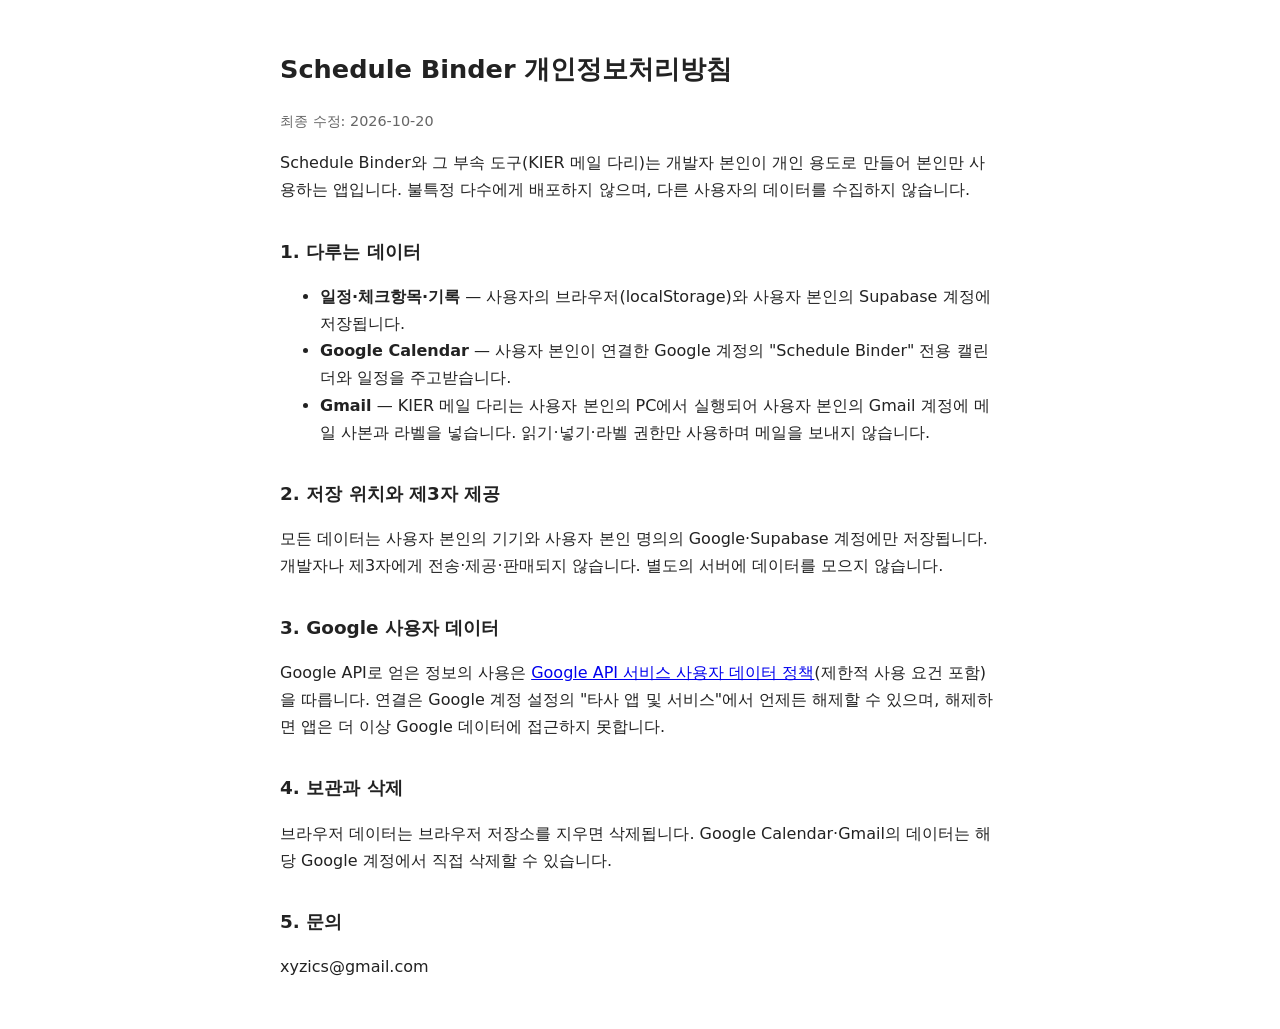
<file: privacy.html>
<!doctype html>
<html lang="ko">
<head>
  <meta charset="utf-8">
  <meta name="viewport" content="width=device-width, initial-scale=1">
  <title>Schedule Binder — 개인정보처리방침</title>
  <style>
    body { font-family: "Pretendard Variable", Pretendard, "Malgun Gothic", system-ui, sans-serif; max-width: 720px; margin: 48px auto; padding: 0 20px; line-height: 1.7; color: #222; }
    h1 { font-size: 1.6rem; } h2 { font-size: 1.15rem; margin-top: 2rem; }
    p, li { font-size: 1rem; } .muted { color: #666; font-size: .9rem; }
  </style>
</head>
<body>
  <h1>Schedule Binder 개인정보처리방침</h1>
  <p class="muted">최종 수정: 2026-10-20</p>

  <p>Schedule Binder와 그 부속 도구(KIER 메일 다리)는 개발자 본인이 개인 용도로 만들어 본인만 사용하는 앱입니다. 불특정 다수에게 배포하지 않으며, 다른 사용자의 데이터를 수집하지 않습니다.</p>

  <h2>1. 다루는 데이터</h2>
  <ul>
    <li><strong>일정·체크항목·기록</strong> — 사용자의 브라우저(localStorage)와 사용자 본인의 Supabase 계정에 저장됩니다.</li>
    <li><strong>Google Calendar</strong> — 사용자 본인이 연결한 Google 계정의 "Schedule Binder" 전용 캘린더와 일정을 주고받습니다.</li>
    <li><strong>Gmail</strong> — KIER 메일 다리는 사용자 본인의 PC에서 실행되어 사용자 본인의 Gmail 계정에 메일 사본과 라벨을 넣습니다. 읽기·넣기·라벨 권한만 사용하며 메일을 보내지 않습니다.</li>
  </ul>

  <h2>2. 저장 위치와 제3자 제공</h2>
  <p>모든 데이터는 사용자 본인의 기기와 사용자 본인 명의의 Google·Supabase 계정에만 저장됩니다. 개발자나 제3자에게 전송·제공·판매되지 않습니다. 별도의 서버에 데이터를 모으지 않습니다.</p>

  <h2>3. Google 사용자 데이터</h2>
  <p>Google API로 얻은 정보의 사용은 <a href="https://developers.google.com/terms/api-services-user-data-policy">Google API 서비스 사용자 데이터 정책</a>(제한적 사용 요건 포함)을 따릅니다. 연결은 Google 계정 설정의 "타사 앱 및 서비스"에서 언제든 해제할 수 있으며, 해제하면 앱은 더 이상 Google 데이터에 접근하지 못합니다.</p>

  <h2>4. 보관과 삭제</h2>
  <p>브라우저 데이터는 브라우저 저장소를 지우면 삭제됩니다. Google Calendar·Gmail의 데이터는 해당 Google 계정에서 직접 삭제할 수 있습니다.</p>

  <h2>5. 문의</h2>
  <p>xyzics@gmail.com</p>
</body>
</html>
</file>
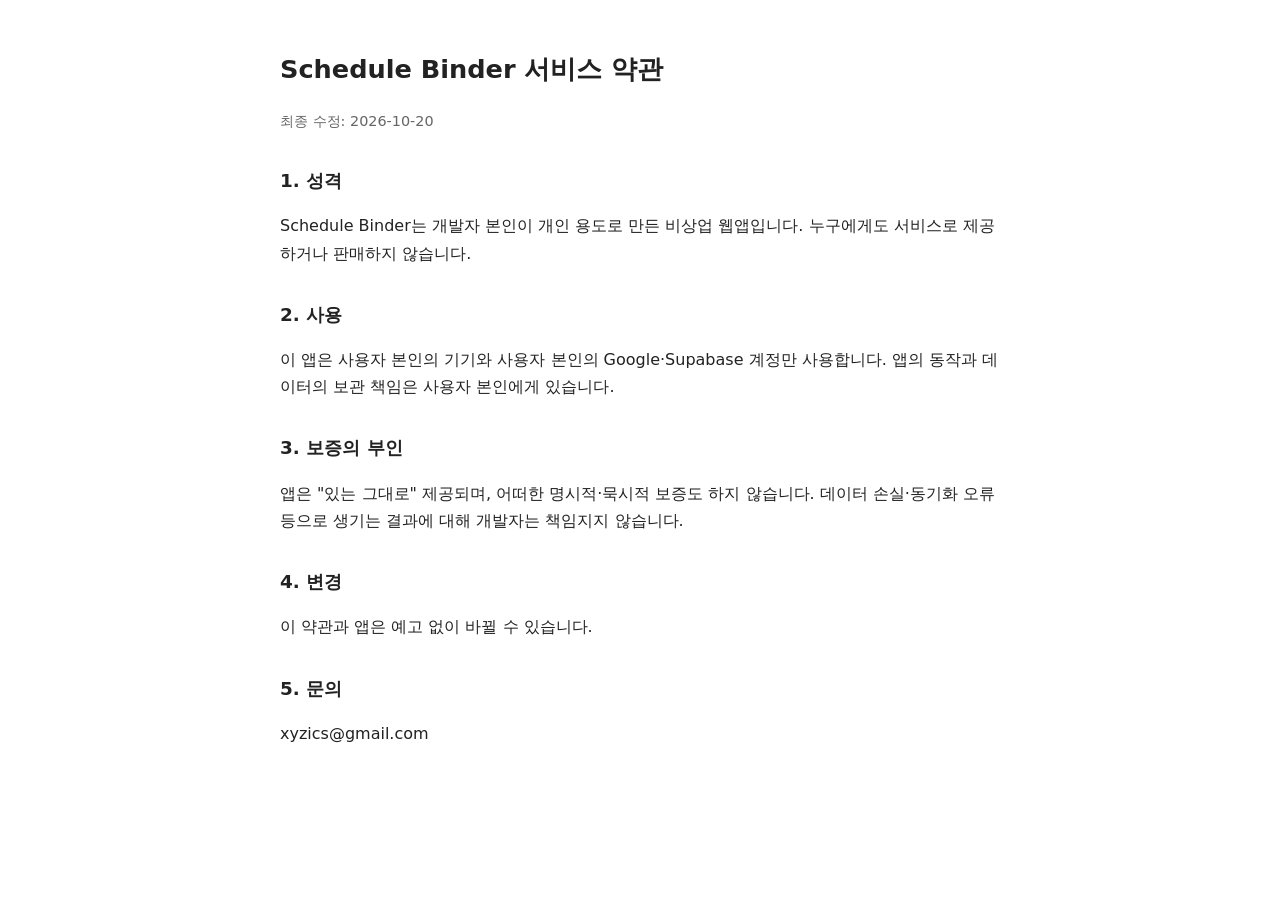
<file: terms.html>
<!doctype html>
<html lang="ko">
<head>
  <meta charset="utf-8">
  <meta name="viewport" content="width=device-width, initial-scale=1">
  <title>Schedule Binder — 서비스 약관</title>
  <style>
    body { font-family: "Pretendard Variable", Pretendard, "Malgun Gothic", system-ui, sans-serif; max-width: 720px; margin: 48px auto; padding: 0 20px; line-height: 1.7; color: #222; }
    h1 { font-size: 1.6rem; } h2 { font-size: 1.15rem; margin-top: 2rem; }
    p, li { font-size: 1rem; } .muted { color: #666; font-size: .9rem; }
  </style>
</head>
<body>
  <h1>Schedule Binder 서비스 약관</h1>
  <p class="muted">최종 수정: 2026-10-20</p>

  <h2>1. 성격</h2>
  <p>Schedule Binder는 개발자 본인이 개인 용도로 만든 비상업 웹앱입니다. 누구에게도 서비스로 제공하거나 판매하지 않습니다.</p>

  <h2>2. 사용</h2>
  <p>이 앱은 사용자 본인의 기기와 사용자 본인의 Google·Supabase 계정만 사용합니다. 앱의 동작과 데이터의 보관 책임은 사용자 본인에게 있습니다.</p>

  <h2>3. 보증의 부인</h2>
  <p>앱은 "있는 그대로" 제공되며, 어떠한 명시적·묵시적 보증도 하지 않습니다. 데이터 손실·동기화 오류 등으로 생기는 결과에 대해 개발자는 책임지지 않습니다.</p>

  <h2>4. 변경</h2>
  <p>이 약관과 앱은 예고 없이 바뀔 수 있습니다.</p>

  <h2>5. 문의</h2>
  <p>xyzics@gmail.com</p>
</body>
</html>
</file>
